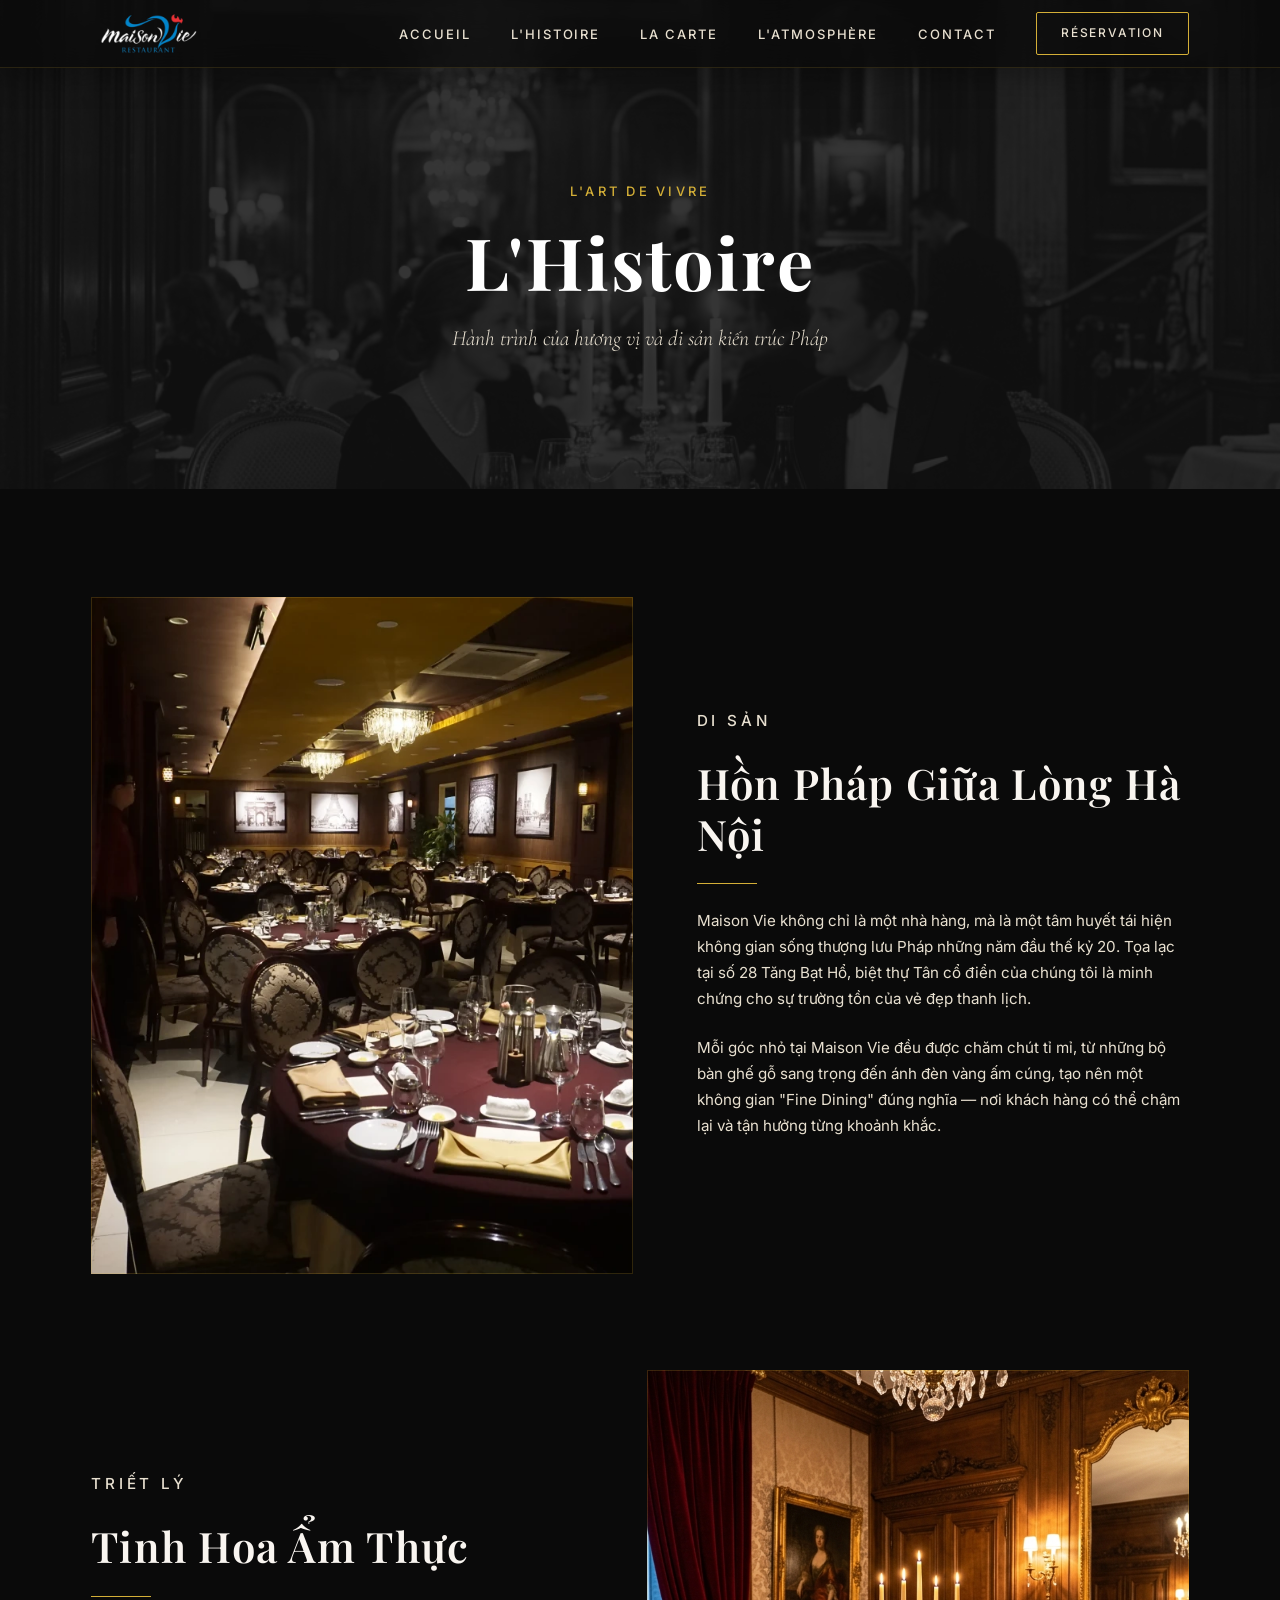
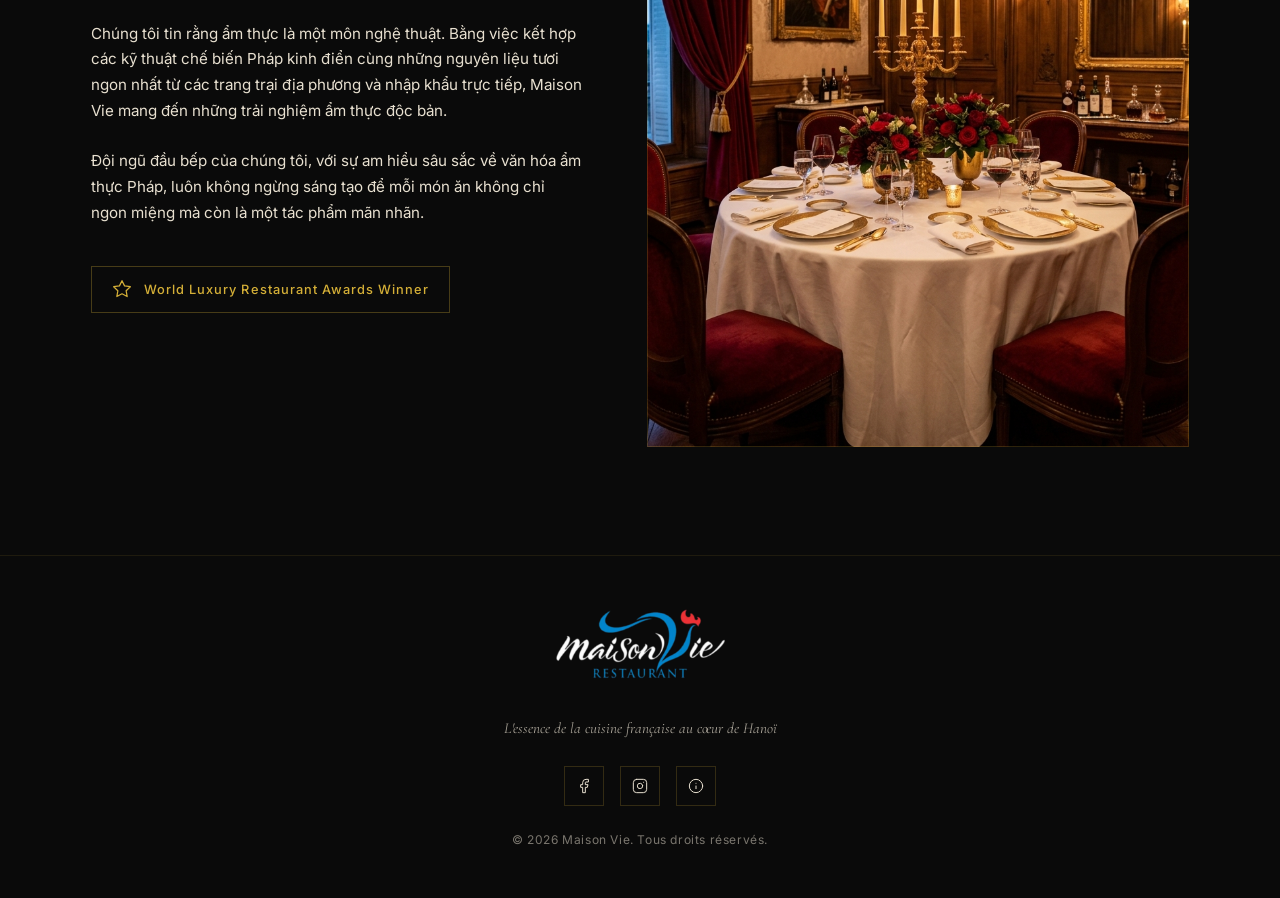
<file: about.html>
<!DOCTYPE html>
<html lang="vi">
<head>
  <meta charset="UTF-8">
  <meta name="viewport" content="width=device-width, initial-scale=1.0">
  <title>L'Histoire | Maison Vie — French Fine Dining</title>
  <meta name="description" content="Khám phá câu chuyện đằng sau Maison Vie - nơi giao thoa giữa kiến trúc Tân cổ điển Pháp và tinh hoa ẩm thực giữa lòng Hà Nội.">
  <link rel="stylesheet" href="style.css">
</head>
<body>

  <!-- ========== HEADER ========== -->
  <header class="header scrolled">
    <div class="container">
      <a href="index.html" class="logo"><img src="assets/images/logo.png" alt="Maison Vie Logo"></a>
      <nav class="nav-links" id="navLinks">
        <a href="index.html">Accueil</a>
        <a href="about.html" class="active">L'Histoire</a>
        <a href="menu.html">La Carte</a>
        <a href="gallery.html">L'Atmosphère</a>
        <a href="contact.html">Contact</a>
        <a href="index.html#reservation" class="btn btn-outline nav-cta">Réservation</a>
      </nav>
      <button class="menu-toggle" id="menuToggle" aria-label="Menu">
        <span></span><span></span><span></span>
      </button>
    </div>
  </header>

  <!-- ========== PAGE HEADER ========== -->
  <section class="page-header">
    <div class="container">
      <p class="section-label">L'Art de Vivre</p>
      <h1 class="hero-title">L'Histoire</h1>
      <p class="hero-subtitle">Hành trình của hương vị và di sản kiến trúc Pháp</p>
    </div>
  </section>

  <!-- ========== STORY CONTENT ========== -->
  <section class="story-page" style="padding: var(--section-py) 0;">
    <div class="container">
      <div class="about-grid">
        <div class="about-image reveal">
          <img src="assets/images/Full-T1.webp" alt="Nội thất Maison Vie">
        </div>
        <div class="about-text">
          <p class="section-label">Di Sản</p>
          <h2 class="section-title">Hồn Pháp Giữa Lòng Hà Nội</h2>
          <div class="gold-line"></div>
          <p class="reveal">
            Maison Vie không chỉ là một nhà hàng, mà là một tâm huyết tái hiện không gian sống thượng lưu Pháp những năm đầu thế kỷ 20. Tọa lạc tại số 28 Tăng Bạt Hổ, biệt thự Tân cổ điển của chúng tôi là minh chứng cho sự trường tồn của vẻ đẹp thanh lịch.
          </p>
          <p class="reveal">
            Mỗi góc nhỏ tại Maison Vie đều được chăm chút tỉ mỉ, từ những bộ bàn ghế gỗ sang trọng đến ánh đèn vàng ấm cúng, tạo nên một không gian "Fine Dining" đúng nghĩa — nơi khách hàng có thể chậm lại và tận hưởng từng khoảnh khắc.
          </p>
        </div>
      </div>

      <div class="about-grid" style="margin-top: 6rem; direction: rtl;">
        <div class="about-image reveal" style="direction: ltr;">
          <img src="assets/images/vip.png" alt="Không gian riêng tư">
        </div>
        <div class="about-text" style="direction: ltr;">
          <p class="section-label">Triết Lý</p>
          <h2 class="section-title">Tinh Hoa Ẩm Thực</h2>
          <div class="gold-line"></div>
          <p class="reveal">
            Chúng tôi tin rằng ẩm thực là một môn nghệ thuật. Bằng việc kết hợp các kỹ thuật chế biến Pháp kinh điển cùng những nguyên liệu tươi ngon nhất từ các trang trại địa phương và nhập khẩu trực tiếp, Maison Vie mang đến những trải nghiệm ẩm thực độc bản.
          </p>
          <p class="reveal">
            Đội ngũ đầu bếp của chúng tôi, với sự am hiểu sâu sắc về văn hóa ẩm thực Pháp, luôn không ngừng sáng tạo để mỗi món ăn không chỉ ngon miệng mà còn là một tác phẩm mãn nhãn.
          </p>
          <div class="award-badge reveal">
            <svg xmlns="http://www.w3.org/2000/svg" viewBox="0 0 24 24" stroke-width="1.5" stroke-linecap="round" stroke-linejoin="round"><polygon points="12 2 15.09 8.26 22 9.27 17 14.14 18.18 21.02 12 17.77 5.82 21.02 7 14.14 2 9.27 8.91 8.26 12 2"/></svg>
            <span>World Luxury Restaurant Awards Winner</span>
          </div>
        </div>
      </div>
    </div>
  </section>

  <!-- ========== FOOTER ========== -->
  <footer class="footer">
    <div class="container">
      <div class="footer-logo"><img src="assets/images/logo.png" alt="Maison Vie Logo"></div>
      <p class="footer-tagline">L'essence de la cuisine française au cœur de Hanoï</p>
      <div class="social-links">
        <a href="https://facebook.com" target="_blank" aria-label="Facebook">
          <svg xmlns="http://www.w3.org/2000/svg" viewBox="0 0 24 24" stroke-width="1.5" stroke-linecap="round" stroke-linejoin="round"><path d="M18 2h-3a5 5 0 0 0-5 5v3H7v4h3v8h4v-8h3l1-4h-4V7a1 1 0 0 1 1-1h3z"/></svg>
        </a>
        <a href="https://instagram.com" target="_blank" aria-label="Instagram">
          <svg xmlns="http://www.w3.org/2000/svg" viewBox="0 0 24 24" stroke-width="1.5" stroke-linecap="round" stroke-linejoin="round"><rect x="2" y="2" width="20" height="20" rx="5" ry="5"/><path d="M16 11.37A4 4 0 1 1 12.63 8 4 4 0 0 1 16 11.37z"/><line x1="17.5" y1="6.5" x2="17.51" y2="6.5"/></svg>
        </a>
        <a href="https://tripadvisor.com" target="_blank" aria-label="TripAdvisor">
          <svg xmlns="http://www.w3.org/2000/svg" viewBox="0 0 24 24" stroke-width="1.5" stroke-linecap="round" stroke-linejoin="round"><circle cx="12" cy="12" r="10"/><path d="M12 16v-4"/><path d="M12 8h.01"/></svg>
        </a>
      </div>
      <p class="footer-copy">© 2026 Maison Vie. Tous droits réservés.</p>
    </div>
  </footer>

  <script src="script.js"></script>
</body>
</html>
</file>
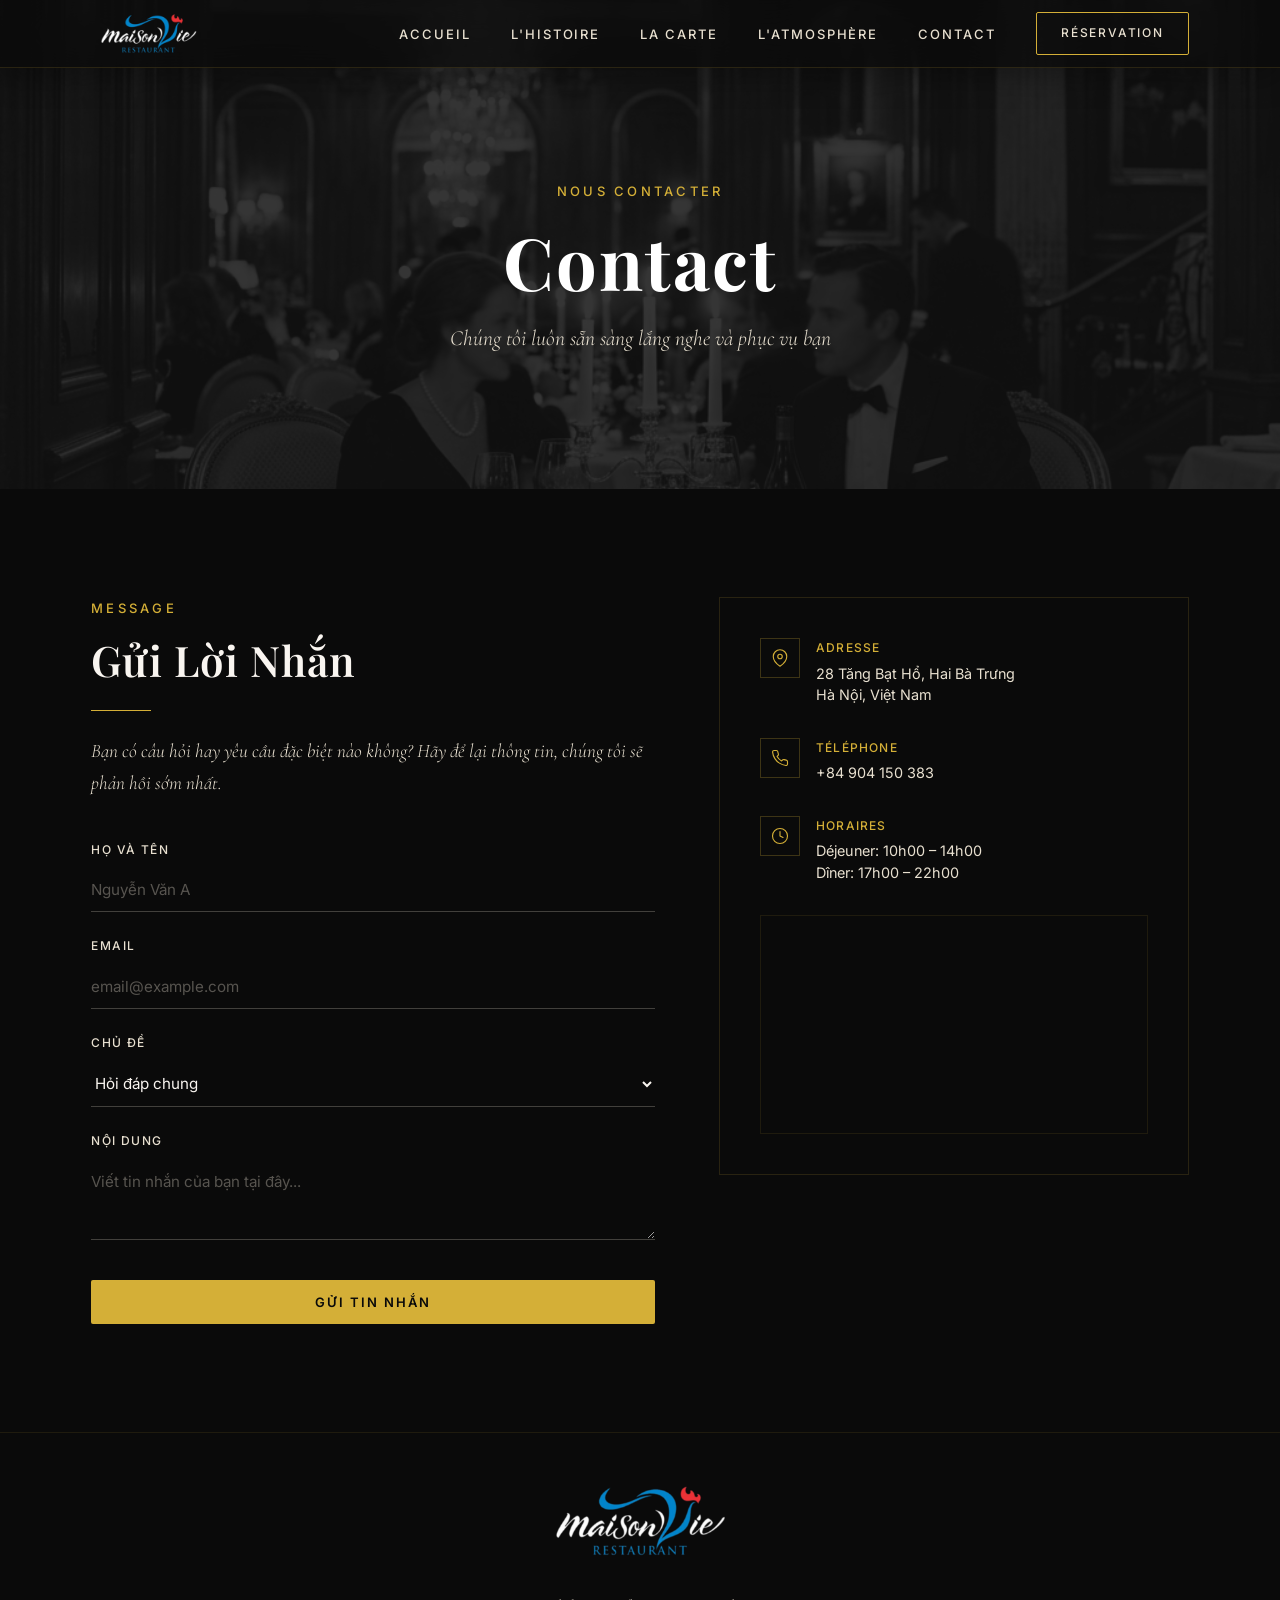
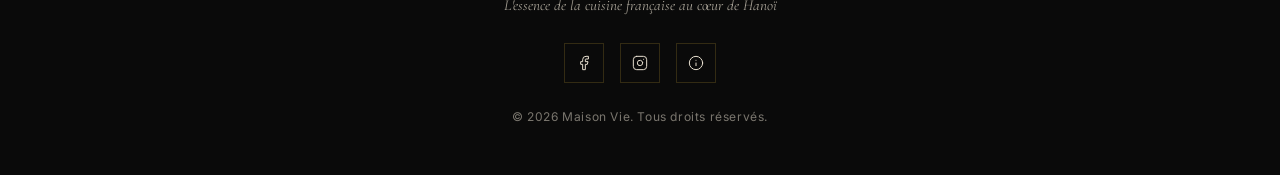
<file: contact.html>
<!DOCTYPE html>
<html lang="vi">
<head>
  <meta charset="UTF-8">
  <meta name="viewport" content="width=device-width, initial-scale=1.0">
  <title>Contact | Maison Vie — French Fine Dining</title>
  <meta name="description" content="Liên hệ với Maison Vie tại 28 Tăng Bạt Hổ, Hà Nội. Thông tin địa chỉ, số điện thoại và giờ mở cửa.">
  <link rel="stylesheet" href="style.css">
</head>
<body>

  <!-- ========== HEADER ========== -->
  <header class="header scrolled">
    <div class="container">
      <a href="index.html" class="logo"><img src="assets/images/logo.png" alt="Maison Vie Logo"></a>
      <nav class="nav-links" id="navLinks">
        <a href="index.html">Accueil</a>
        <a href="about.html">L'Histoire</a>
        <a href="menu.html">La Carte</a>
        <a href="gallery.html">L'Atmosphère</a>
        <a href="contact.html" class="active">Contact</a>
        <a href="index.html#reservation" class="btn btn-outline nav-cta">Réservation</a>
      </nav>
      <button class="menu-toggle" id="menuToggle" aria-label="Menu">
        <span></span><span></span><span></span>
      </button>
    </div>
  </header>

  <!-- ========== PAGE HEADER ========== -->
  <section class="page-header">
    <div class="container">
      <p class="section-label">Nous Contacter</p>
      <h1 class="hero-title">Contact</h1>
      <p class="hero-subtitle">Chúng tôi luôn sẵn sàng lắng nghe và phục vụ bạn</p>
    </div>
  </section>

  <!-- ========== CONTACT CONTENT ========== -->
  <section class="contact-page" style="padding: var(--section-py) 0;">
    <div class="container">
      <div class="reservation-grid">
        <div class="contact-form-wrapper">
          <div class="reservation-header">
            <p class="section-label">Message</p>
            <h2 class="section-title">Gửi Lời Nhắn</h2>
            <div class="gold-line"></div>
            <p class="section-subtitle">Bạn có câu hỏi hay yêu cầu đặc biệt nào không? Hãy để lại thông tin, chúng tôi sẽ phản hồi sớm nhất.</p>
          </div>
          <form id="contactForm">
            <div class="form-group reveal">
              <label for="cName">Họ và Tên</label>
              <input type="text" id="cName" name="cName" placeholder="Nguyễn Văn A" required>
            </div>
            <div class="form-group reveal">
              <label for="cEmail">Email</label>
              <input type="email" id="cEmail" name="cEmail" placeholder="email@example.com" required>
            </div>
            <div class="form-group reveal">
              <label for="cSubject">Chủ đề</label>
              <select id="cSubject" name="cSubject">
                <option value="general">Hỏi đáp chung</option>
                <option value="event">Đặt tiệc sự kiện</option>
                <option value="career">Tuyển dụng</option>
                <option value="feedback">Góp ý dịch vụ</option>
              </select>
            </div>
            <div class="form-group reveal">
              <label for="cMessage">Nội dung</label>
              <textarea id="cMessage" name="cMessage" placeholder="Viết tin nhắn của bạn tại đây..." required></textarea>
            </div>
            <div class="form-submit reveal">
              <button type="submit" class="btn btn-gold" style="width: 100%;">Gửi Tin Nhắn</button>
            </div>
          </form>
        </div>

        <div class="contact-info reveal">
          <div class="contact-item">
            <div class="contact-icon">
              <svg xmlns="http://www.w3.org/2000/svg" viewBox="0 0 24 24" stroke-width="1.5" stroke-linecap="round" stroke-linejoin="round"><path d="M21 10c0 7-9 13-9 13s-9-6-9-13a9 9 0 0 1 18 0z"/><circle cx="12" cy="10" r="3"/></svg>
            </div>
            <div>
              <div class="contact-label">Adresse</div>
              <div class="contact-value">28 Tăng Bạt Hổ, Hai Bà Trưng<br>Hà Nội, Việt Nam</div>
            </div>
          </div>
          <div class="contact-item">
            <div class="contact-icon">
              <svg xmlns="http://www.w3.org/2000/svg" viewBox="0 0 24 24" stroke-width="1.5" stroke-linecap="round" stroke-linejoin="round"><path d="M22 16.92v3a2 2 0 0 1-2.18 2 19.79 19.79 0 0 1-8.63-3.07 19.5 19.5 0 0 1-6-6 19.79 19.79 0 0 1-3.07-8.67A2 2 0 0 1 4.11 2h3a2 2 0 0 1 2 1.72c.127.96.361 1.903.7 2.81a2 2 0 0 1-.45 2.11L8.09 9.91a16 16 0 0 0 6 6l1.27-1.27a2 2 0 0 1 2.11-.45c.907.339 1.85.573 2.81.7A2 2 0 0 1 22 16.92z"/></svg>
            </div>
            <div>
              <div class="contact-label">Téléphone</div>
              <div class="contact-value">+84 904 150 383</div>
            </div>
          </div>
          <div class="contact-item">
            <div class="contact-icon">
              <svg xmlns="http://www.w3.org/2000/svg" viewBox="0 0 24 24" stroke-width="1.5" stroke-linecap="round" stroke-linejoin="round"><circle cx="12" cy="12" r="10"/><polyline points="12 6 12 12 16 14"/></svg>
            </div>
            <div>
              <div class="contact-label">Horaires</div>
              <div class="contact-value">
                Déjeuner: 10h00 – 14h00<br>
                Dîner: 17h00 – 22h00
              </div>
            </div>
          </div>
          <div class="map-container">
            <iframe src="https://www.google.com/maps/embed?pb=!1m18!1m12!1m3!1d3724.5!2d105.854!3d21.013!2m3!1f0!2f0!3f0!3m2!1i1024!2i768!4f13.1!3m3!1m2!1s0x0%3A0x0!2zMjHCsDAwJzQ3LjAiTiAxMDXCsDUxJzE0LjAiRQ!5e0!3m2!1svi!2s!4v1700000000000" allowfullscreen loading="lazy" referrerpolicy="no-referrer-when-downgrade"></iframe>
          </div>
        </div>
      </div>
    </div>
  </section>

  <!-- ========== FOOTER ========== -->
  <footer class="footer">
    <div class="container">
      <div class="footer-logo"><img src="assets/images/logo.png" alt="Maison Vie Logo"></div>
      <p class="footer-tagline">L'essence de la cuisine française au cœur de Hanoï</p>
      <div class="social-links">
        <a href="https://facebook.com" target="_blank" aria-label="Facebook">
          <svg xmlns="http://www.w3.org/2000/svg" viewBox="0 0 24 24" stroke-width="1.5" stroke-linecap="round" stroke-linejoin="round"><path d="M18 2h-3a5 5 0 0 0-5 5v3H7v4h3v8h4v-8h3l1-4h-4V7a1 1 0 0 1 1-1h3z"/></svg>
        </a>
        <a href="https://instagram.com" target="_blank" aria-label="Instagram">
          <svg xmlns="http://www.w3.org/2000/svg" viewBox="0 0 24 24" stroke-width="1.5" stroke-linecap="round" stroke-linejoin="round"><rect x="2" y="2" width="20" height="20" rx="5" ry="5"/><path d="M16 11.37A4 4 0 1 1 12.63 8 4 4 0 0 1 16 11.37z"/><line x1="17.5" y1="6.5" x2="17.51" y2="6.5"/></svg>
        </a>
        <a href="https://tripadvisor.com" target="_blank" aria-label="TripAdvisor">
          <svg xmlns="http://www.w3.org/2000/svg" viewBox="0 0 24 24" stroke-width="1.5" stroke-linecap="round" stroke-linejoin="round"><circle cx="12" cy="12" r="10"/><path d="M12 16v-4"/><path d="M12 8h.01"/></svg>
        </a>
      </div>
      <p class="footer-copy">© 2026 Maison Vie. Tous droits réservés.</p>
    </div>
  </footer>

  <script src="script.js"></script>
</body>
</html>
</file>
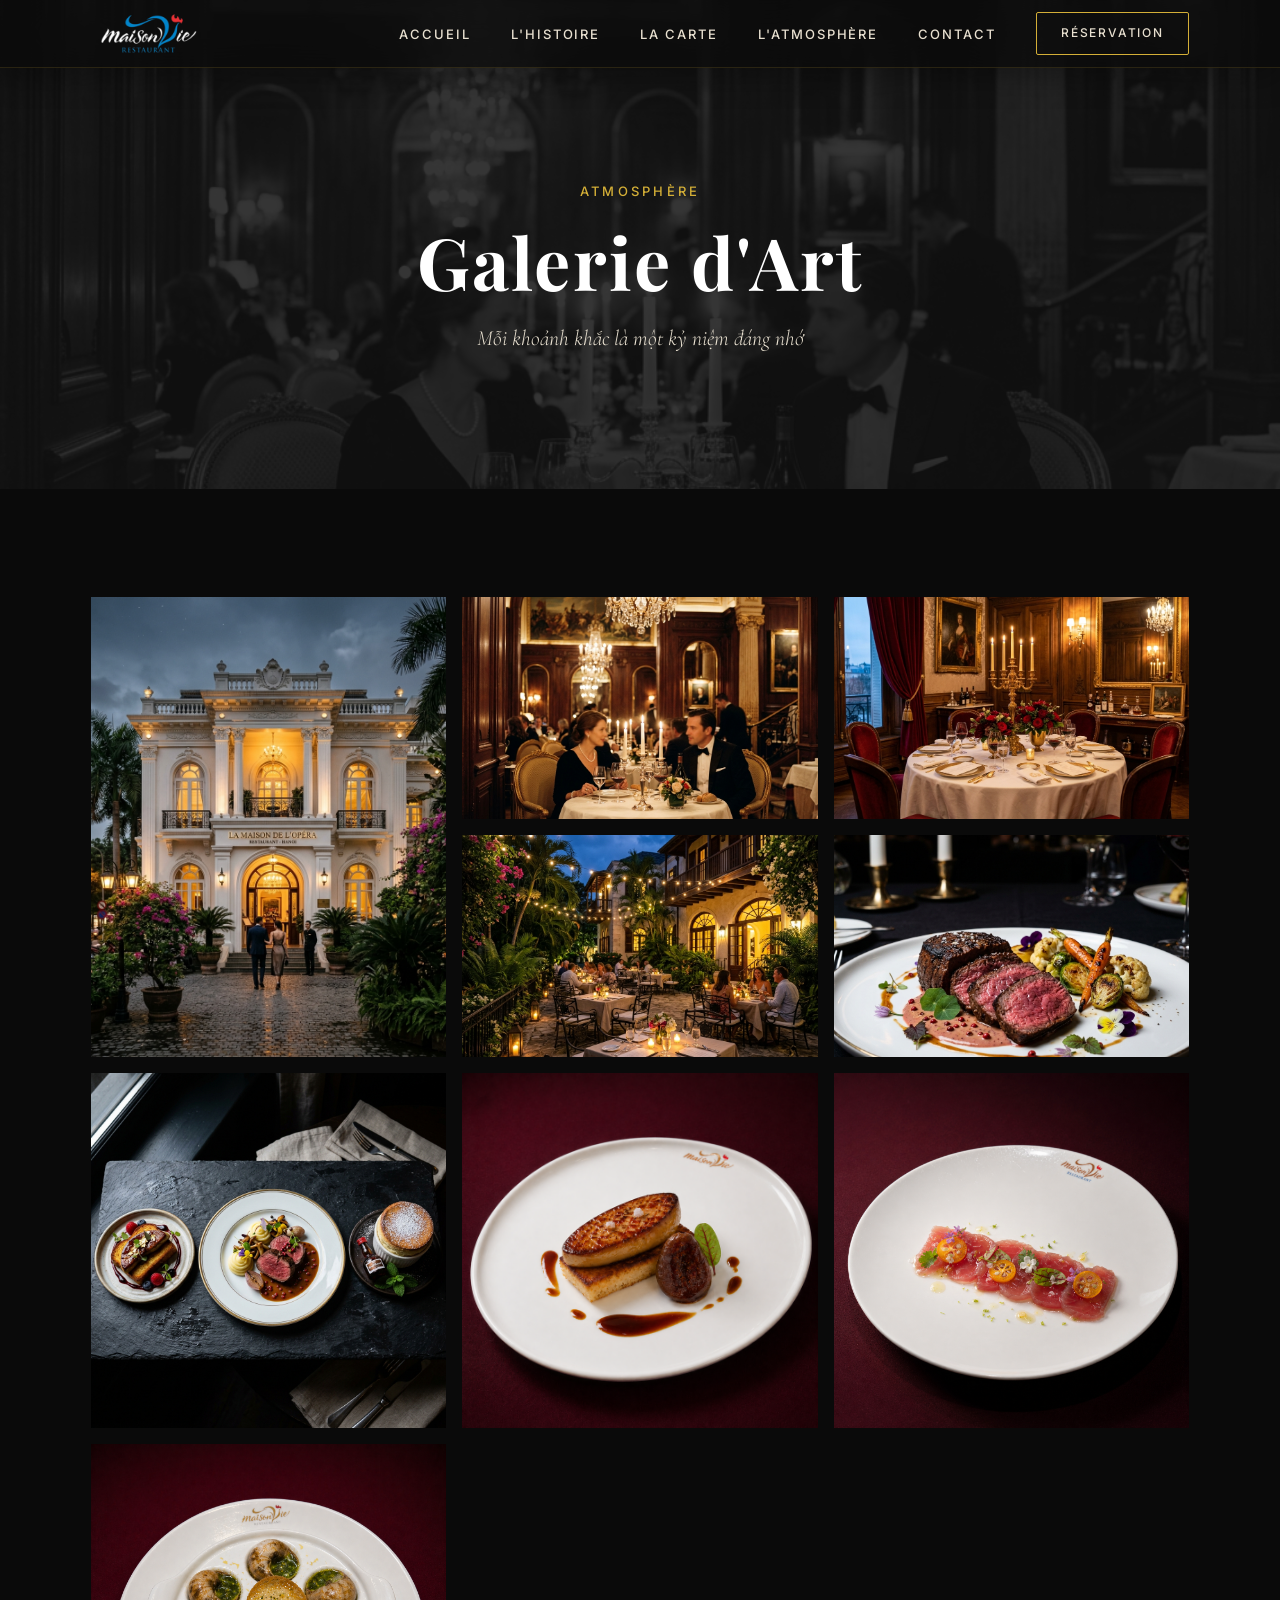
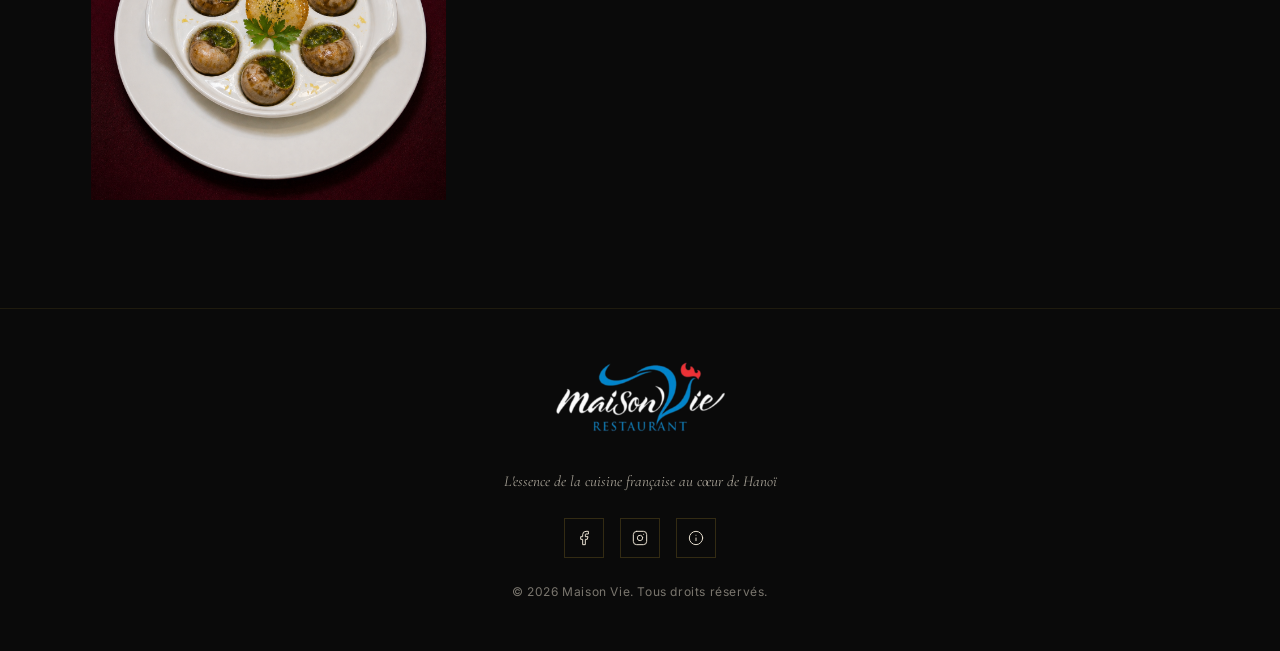
<file: gallery.html>
<!DOCTYPE html>
<html lang="vi">
<head>
  <meta charset="UTF-8">
  <meta name="viewport" content="width=device-width, initial-scale=1.0">
  <title>L'Atmosphère | Maison Vie — French Fine Dining</title>
  <meta name="description" content="Chiêm ngưỡng không gian sang trọng và các món ăn đẳng cấp tại Maison Vie qua thư viện ảnh.">
  <link rel="stylesheet" href="style.css">
</head>
<body>

  <!-- ========== HEADER ========== -->
  <header class="header scrolled">
    <div class="container">
      <a href="index.html" class="logo"><img src="assets/images/logo.png" alt="Maison Vie Logo"></a>
      <nav class="nav-links" id="navLinks">
        <a href="index.html">Accueil</a>
        <a href="about.html">L'Histoire</a>
        <a href="menu.html">La Carte</a>
        <a href="gallery.html" class="active">L'Atmosphère</a>
        <a href="contact.html">Contact</a>
        <a href="index.html#reservation" class="btn btn-outline nav-cta">Réservation</a>
      </nav>
      <button class="menu-toggle" id="menuToggle" aria-label="Menu">
        <span></span><span></span><span></span>
      </button>
    </div>
  </header>

  <!-- ========== PAGE HEADER ========== -->
  <section class="page-header">
    <div class="container">
      <p class="section-label">Atmosphère</p>
      <h1 class="hero-title">Galerie d'Art</h1>
      <p class="hero-subtitle">Mỗi khoảnh khắc là một kỷ niệm đáng nhớ</p>
    </div>
  </section>

  <!-- ========== GALLERY CONTENT ========== -->
  <section class="gallery-page" style="padding: var(--section-py) 0;">
    <div class="container">
      <div class="gallery-grid">
        <div class="gallery-item reveal">
          <img src="assets/images/hero.png" alt="Mặt tiền Maison Vie">
          <span class="gallery-caption">La Façade</span>
        </div>
        <div class="gallery-item reveal reveal-delay-1">
          <img src="assets/images/interior.png" alt="Không gian phòng ăn">
          <span class="gallery-caption">Salle Principale</span>
        </div>
        <div class="gallery-item reveal reveal-delay-2">
          <img src="assets/images/vip.png" alt="Phòng VIP riêng tư">
          <span class="gallery-caption">Salons Privés</span>
        </div>
        <div class="gallery-item reveal reveal-delay-3">
          <img src="assets/images/garden.png" alt="Sân vườn xanh mát">
          <span class="gallery-caption">Le Jardin</span>
        </div>
        <div class="gallery-item reveal reveal-delay-4">
          <img src="assets/images/beef.png" alt="Món ăn tinh tế">
          <span class="gallery-caption">Gastronomie</span>
        </div>
        <div class="gallery-item reveal reveal-delay-5">
          <img src="assets/images/dishes.png" alt="Bàn tiệc sang trọng">
          <span class="gallery-caption">L'Art de la Table</span>
        </div>
        <div class="gallery-item reveal">
          <img src="assets/images/foiegras_new.png" alt="Gan ngỗng áp chảo">
          <span class="gallery-caption">Signature Dishes</span>
        </div>
        <div class="gallery-item reveal reveal-delay-1">
          <img src="assets/images/tartare_new.png" alt="Cá ngừ tươi">
          <span class="gallery-caption">Culinary Art</span>
        </div>
        <div class="gallery-item reveal reveal-delay-2">
          <img src="assets/images/escargots_new.png" alt="Ốc sên Bourgogne">
          <span class="gallery-caption">French Tradition</span>
        </div>
      </div>
    </div>
  </section>

  <!-- ========== FOOTER ========== -->
  <footer class="footer">
    <div class="container">
      <div class="footer-logo"><img src="assets/images/logo.png" alt="Maison Vie Logo"></div>
      <p class="footer-tagline">L'essence de la cuisine française au cœur de Hanoï</p>
      <div class="social-links">
        <a href="https://facebook.com" target="_blank" aria-label="Facebook">
          <svg xmlns="http://www.w3.org/2000/svg" viewBox="0 0 24 24" stroke-width="1.5" stroke-linecap="round" stroke-linejoin="round"><path d="M18 2h-3a5 5 0 0 0-5 5v3H7v4h3v8h4v-8h3l1-4h-4V7a1 1 0 0 1 1-1h3z"/></svg>
        </a>
        <a href="https://instagram.com" target="_blank" aria-label="Instagram">
          <svg xmlns="http://www.w3.org/2000/svg" viewBox="0 0 24 24" stroke-width="1.5" stroke-linecap="round" stroke-linejoin="round"><rect x="2" y="2" width="20" height="20" rx="5" ry="5"/><path d="M16 11.37A4 4 0 1 1 12.63 8 4 4 0 0 1 16 11.37z"/><line x1="17.5" y1="6.5" x2="17.51" y2="6.5"/></svg>
        </a>
        <a href="https://tripadvisor.com" target="_blank" aria-label="TripAdvisor">
          <svg xmlns="http://www.w3.org/2000/svg" viewBox="0 0 24 24" stroke-width="1.5" stroke-linecap="round" stroke-linejoin="round"><circle cx="12" cy="12" r="10"/><path d="M12 16v-4"/><path d="M12 8h.01"/></svg>
        </a>
      </div>
      <p class="footer-copy">© 2026 Maison Vie. Tous droits réservés.</p>
    </div>
  </footer>

  <script src="script.js"></script>
</body>
</html>
</file>
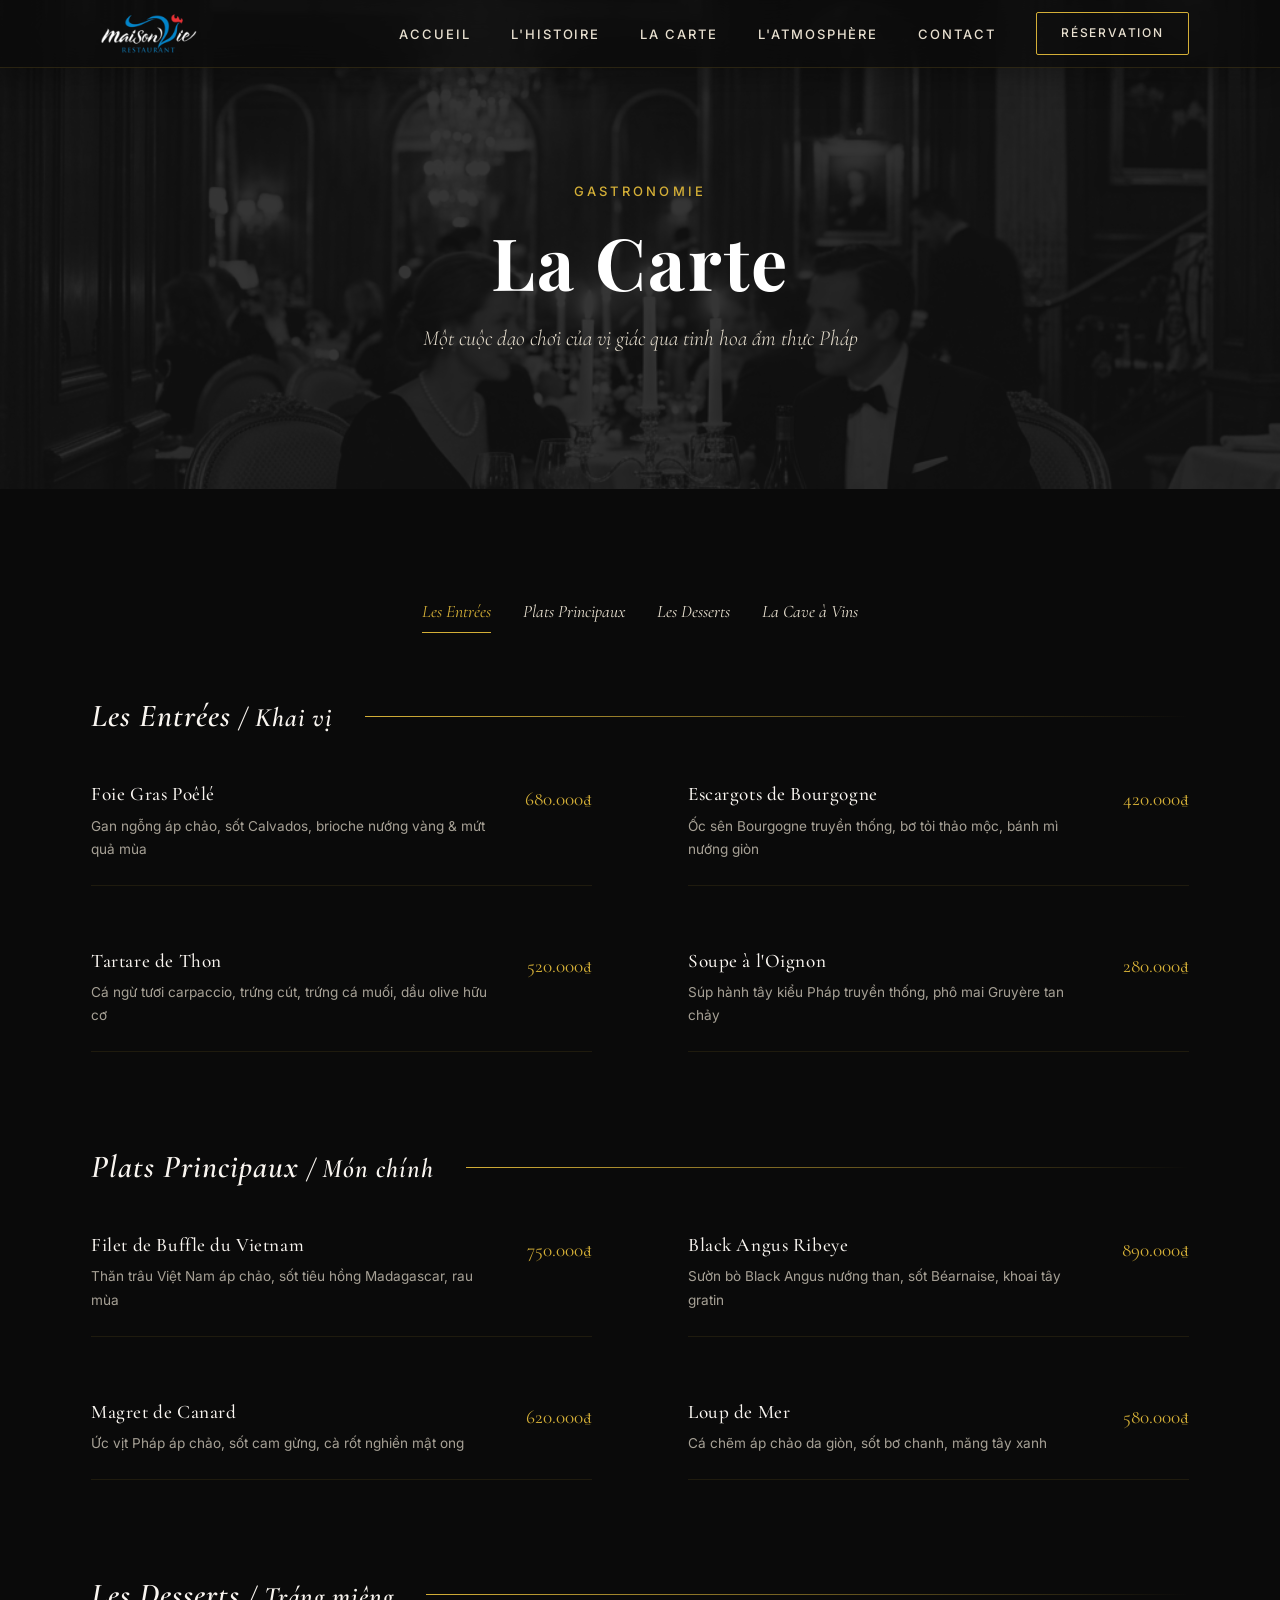
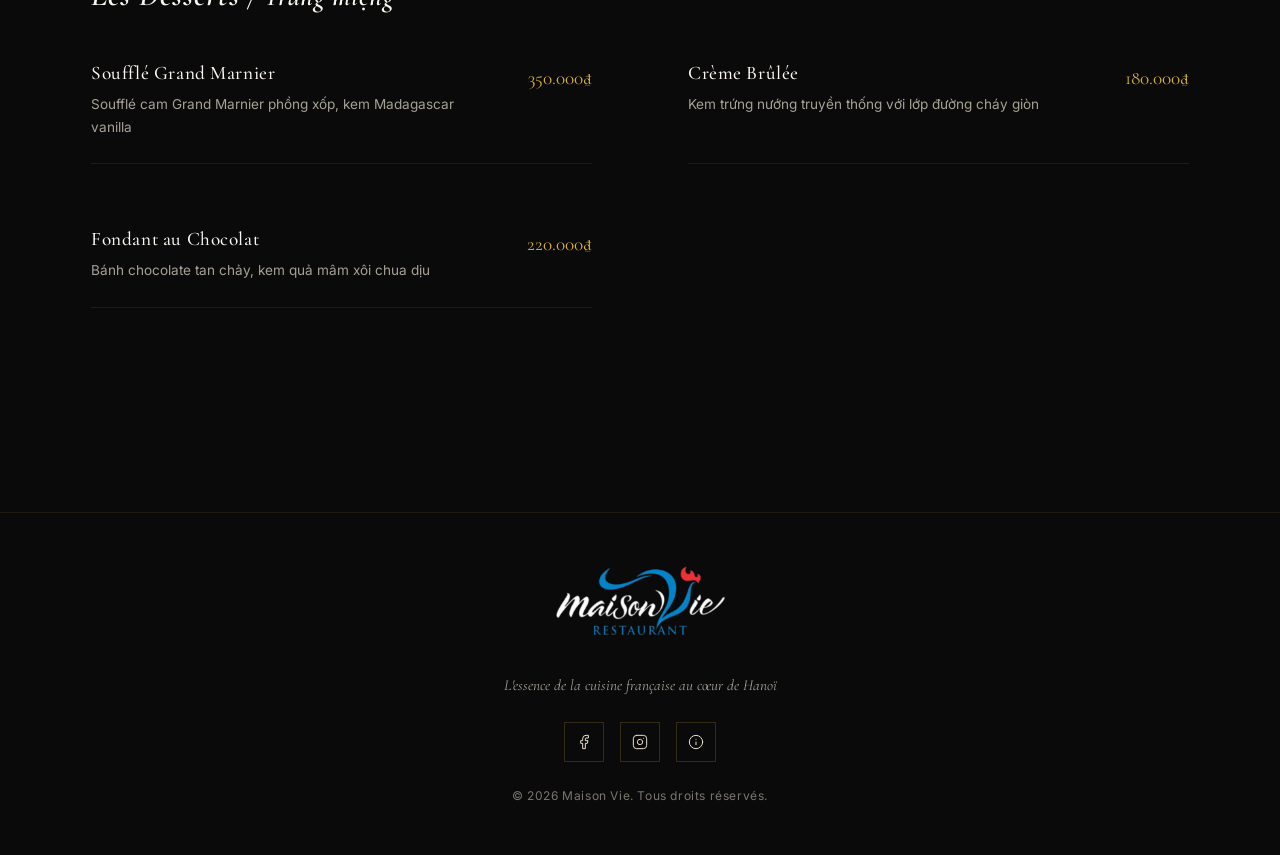
<file: menu.html>
<!DOCTYPE html>
<html lang="vi">
<head>
  <meta charset="UTF-8">
  <meta name="viewport" content="width=device-width, initial-scale=1.0">
  <title>La Carte | Maison Vie — French Fine Dining</title>
  <meta name="description" content="Thực đơn tinh hoa ẩm thực Pháp tại Maison Vie. Khám phá các món ăn đặc trưng từ gan ngỗng, bò Black Angus đến hải sản tươi sống.">
  <link rel="stylesheet" href="style.css">
</head>
<body>

  <!-- ========== HEADER ========== -->
  <header class="header scrolled">
    <div class="container">
      <a href="index.html" class="logo"><img src="assets/images/logo.png" alt="Maison Vie Logo"></a>
      <nav class="nav-links" id="navLinks">
        <a href="index.html">Accueil</a>
        <a href="about.html">L'Histoire</a>
        <a href="menu.html" class="active">La Carte</a>
        <a href="gallery.html">L'Atmosphère</a>
        <a href="contact.html">Contact</a>
        <a href="index.html#reservation" class="btn btn-outline nav-cta">Réservation</a>
      </nav>
      <button class="menu-toggle" id="menuToggle" aria-label="Menu">
        <span></span><span></span><span></span>
      </button>
    </div>
  </header>

  <!-- ========== PAGE HEADER ========== -->
  <section class="page-header">
    <div class="container">
      <p class="section-label">Gastronomie</p>
      <h1 class="hero-title">La Carte</h1>
      <p class="hero-subtitle">Một cuộc dạo chơi của vị giác qua tinh hoa ẩm thực Pháp</p>
    </div>
  </section>

  <!-- ========== FULL MENU ========== -->
  <section class="menu-page py-section" style="padding: var(--section-py) 0;">
    <div class="container">
      
      <!-- Menu Navigation -->
      <div class="menu-nav">
        <span class="menu-nav-btn active" data-target="entrees">Les Entrées</span>
        <span class="menu-nav-btn" data-target="plats">Plats Principaux</span>
        <span class="menu-nav-btn" data-target="desserts">Les Desserts</span>
        <span class="menu-nav-btn" data-target="vins">La Cave à Vins</span>
      </div>

      <!-- Entrées -->
      <div class="menu-category" id="entrees">
        <div class="category-title">
          <h2>Les Entrées <small>/ Khai vị</small></h2>
        </div>
        <div class="full-menu-grid">
          <div class="menu-item reveal">
            <div class="menu-item-info">
              <h3>Foie Gras Poêlé</h3>
              <p>Gan ngỗng áp chảo, sốt Calvados, brioche nướng vàng & mứt quả mùa</p>
            </div>
            <span class="menu-item-price">680.000₫</span>
          </div>
          <div class="menu-item reveal">
            <div class="menu-item-info">
              <h3>Escargots de Bourgogne</h3>
              <p>Ốc sên Bourgogne truyền thống, bơ tỏi thảo mộc, bánh mì nướng giòn</p>
            </div>
            <span class="menu-item-price">420.000₫</span>
          </div>
          <div class="menu-item reveal">
            <div class="menu-item-info">
              <h3>Tartare de Thon</h3>
              <p>Cá ngừ tươi carpaccio, trứng cút, trứng cá muối, dầu olive hữu cơ</p>
            </div>
            <span class="menu-item-price">520.000₫</span>
          </div>
          <div class="menu-item reveal">
            <div class="menu-item-info">
              <h3>Soupe à l'Oignon</h3>
              <p>Súp hành tây kiểu Pháp truyền thống, phô mai Gruyère tan chảy</p>
            </div>
            <span class="menu-item-price">280.000₫</span>
          </div>
        </div>
      </div>

      <!-- Plats Principaux -->
      <div class="menu-category" id="plats">
        <div class="category-title">
          <h2>Plats Principaux <small>/ Món chính</small></h2>
        </div>
        <div class="full-menu-grid">
          <div class="menu-item reveal">
            <div class="menu-item-info">
              <h3>Filet de Buffle du Vietnam</h3>
              <p>Thăn trâu Việt Nam áp chảo, sốt tiêu hồng Madagascar, rau mùa</p>
            </div>
            <span class="menu-item-price">750.000₫</span>
          </div>
          <div class="menu-item reveal">
            <div class="menu-item-info">
              <h3>Black Angus Ribeye</h3>
              <p>Sườn bò Black Angus nướng than, sốt Béarnaise, khoai tây gratin</p>
            </div>
            <span class="menu-item-price">890.000₫</span>
          </div>
          <div class="menu-item reveal">
            <div class="menu-item-info">
              <h3>Magret de Canard</h3>
              <p>Ức vịt Pháp áp chảo, sốt cam gừng, cà rốt nghiền mật ong</p>
            </div>
            <span class="menu-item-price">620.000₫</span>
          </div>
          <div class="menu-item reveal">
            <div class="menu-item-info">
              <h3>Loup de Mer</h3>
              <p>Cá chẽm áp chảo da giòn, sốt bơ chanh, măng tây xanh</p>
            </div>
            <span class="menu-item-price">580.000₫</span>
          </div>
        </div>
      </div>

      <!-- Desserts -->
      <div class="menu-category" id="desserts">
        <div class="category-title">
          <h2>Les Desserts <small>/ Tráng miệng</small></h2>
        </div>
        <div class="full-menu-grid">
          <div class="menu-item reveal">
            <div class="menu-item-info">
              <h3>Soufflé Grand Marnier</h3>
              <p>Soufflé cam Grand Marnier phồng xốp, kem Madagascar vanilla</p>
            </div>
            <span class="menu-item-price">350.000₫</span>
          </div>
          <div class="menu-item reveal">
            <div class="menu-item-info">
              <h3>Crème Brûlée</h3>
              <p>Kem trứng nướng truyền thống với lớp đường cháy giòn</p>
            </div>
            <span class="menu-item-price">180.000₫</span>
          </div>
          <div class="menu-item reveal">
            <div class="menu-item-info">
              <h3>Fondant au Chocolat</h3>
              <p>Bánh chocolate tan chảy, kem quả mâm xôi chua dịu</p>
            </div>
            <span class="menu-item-price">220.000₫</span>
          </div>
        </div>
      </div>

    </div>
  </section>

  <!-- ========== FOOTER ========== -->
  <footer class="footer">
    <div class="container">
      <div class="footer-logo"><img src="assets/images/logo.png" alt="Maison Vie Logo"></div>
      <p class="footer-tagline">L'essence de la cuisine française au cœur de Hanoï</p>
      <div class="social-links">
        <a href="https://facebook.com" target="_blank" aria-label="Facebook">
          <svg xmlns="http://www.w3.org/2000/svg" viewBox="0 0 24 24" stroke-width="1.5" stroke-linecap="round" stroke-linejoin="round"><path d="M18 2h-3a5 5 0 0 0-5 5v3H7v4h3v8h4v-8h3l1-4h-4V7a1 1 0 0 1 1-1h3z"/></svg>
        </a>
        <a href="https://instagram.com" target="_blank" aria-label="Instagram">
          <svg xmlns="http://www.w3.org/2000/svg" viewBox="0 0 24 24" stroke-width="1.5" stroke-linecap="round" stroke-linejoin="round"><rect x="2" y="2" width="20" height="20" rx="5" ry="5"/><path d="M16 11.37A4 4 0 1 1 12.63 8 4 4 0 0 1 16 11.37z"/><line x1="17.5" y1="6.5" x2="17.51" y2="6.5"/></svg>
        </a>
        <a href="https://tripadvisor.com" target="_blank" aria-label="TripAdvisor">
          <svg xmlns="http://www.w3.org/2000/svg" viewBox="0 0 24 24" stroke-width="1.5" stroke-linecap="round" stroke-linejoin="round"><circle cx="12" cy="12" r="10"/><path d="M12 16v-4"/><path d="M12 8h.01"/></svg>
        </a>
      </div>
      <p class="footer-copy">© 2026 Maison Vie. Tous droits réservés.</p>
    </div>
  </footer>

  <script src="script.js"></script>
</body>
</html>
</file>
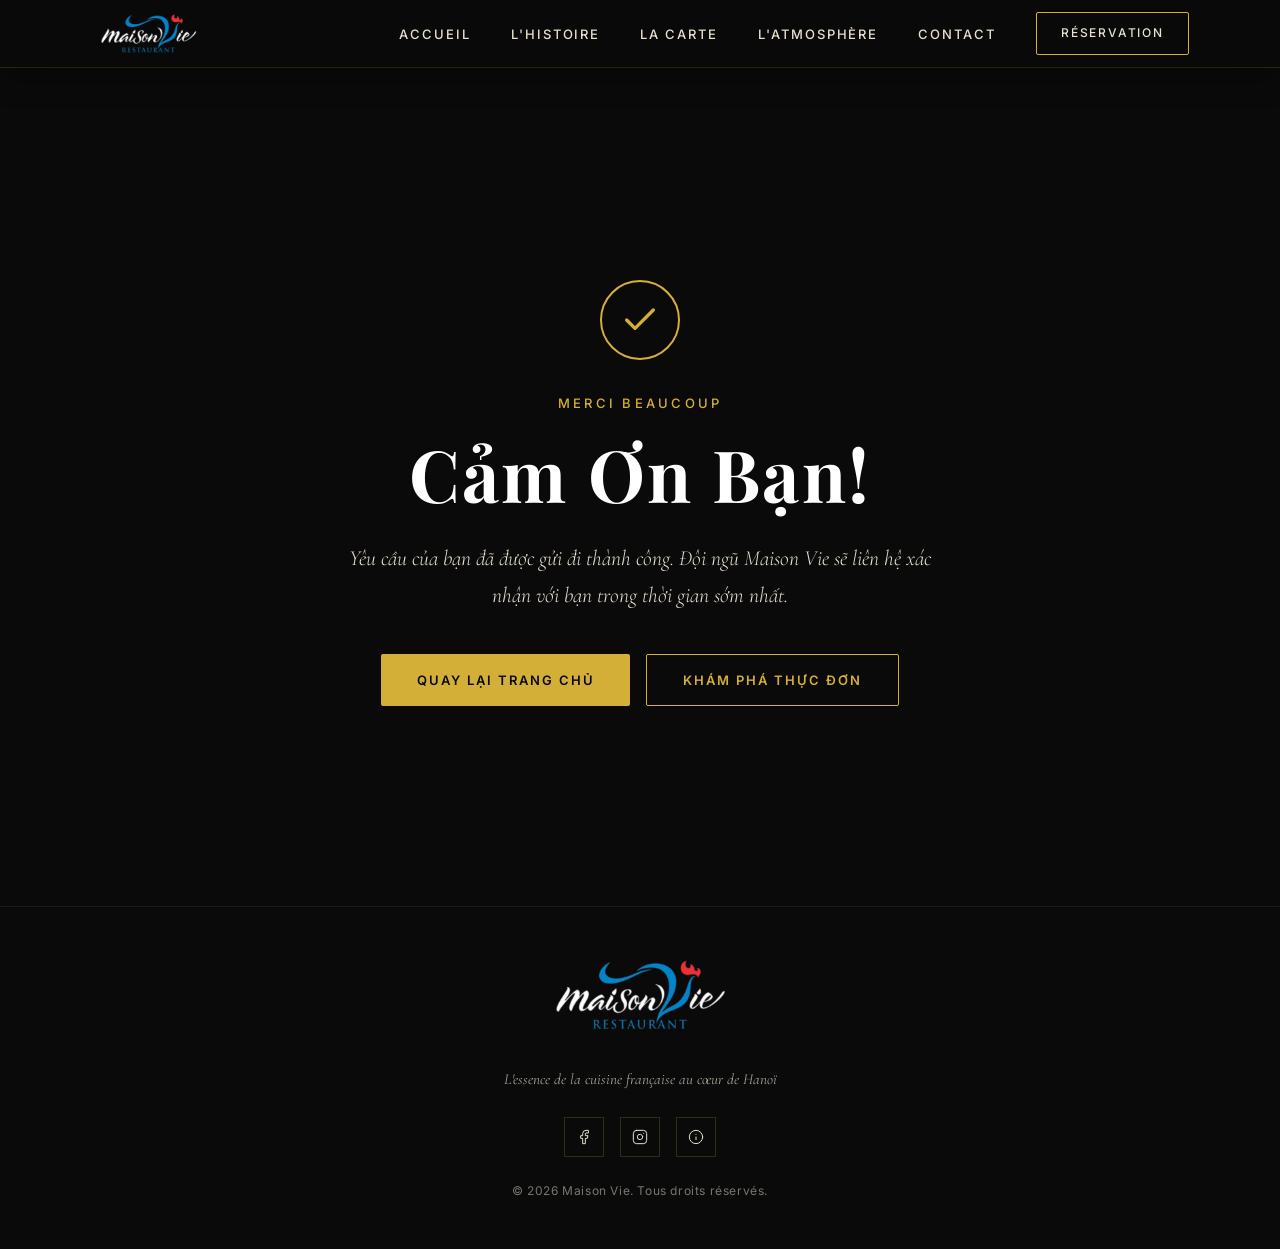
<file: success.html>
<!DOCTYPE html>
<html lang="vi">
<head>
  <meta charset="UTF-8">
  <meta name="viewport" content="width=device-width, initial-scale=1.0">
  <title>Merci | Maison Vie — French Fine Dining</title>
  <link rel="stylesheet" href="style.css">
</head>
<body>

  <!-- ========== HEADER ========== -->
  <header class="header scrolled">
    <div class="container">
      <a href="index.html" class="logo"><img src="assets/images/logo.png" alt="Maison Vie Logo"></a>
      <nav class="nav-links" id="navLinks">
        <a href="index.html">Accueil</a>
        <a href="about.html">L'Histoire</a>
        <a href="menu.html">La Carte</a>
        <a href="gallery.html">L'Atmosphère</a>
        <a href="contact.html">Contact</a>
        <a href="index.html#reservation" class="btn btn-outline nav-cta">Réservation</a>
      </nav>
      <button class="menu-toggle" id="menuToggle" aria-label="Menu">
        <span></span><span></span><span></span>
      </button>
    </div>
  </header>

  <!-- ========== SUCCESS CONTENT ========== -->
  <section class="success-page" style="padding: 180px 0 100px;">
    <div class="container">
      <div class="success-content reveal">
        <div class="success-icon">
          <svg xmlns="http://www.w3.org/2000/svg" viewBox="0 0 24 24" fill="none" stroke-width="2" stroke-linecap="round" stroke-linejoin="round"><polyline points="20 6 9 17 4 12"/></svg>
        </div>
        <p class="section-label">Merci Beaucoup</p>
        <h1 class="hero-title" style="margin-bottom: 1.5rem;">Cảm Ơn Bạn!</h1>
        <p class="hero-subtitle" style="margin-bottom: 2.5rem;">Yêu cầu của bạn đã được gửi đi thành công. Đội ngũ Maison Vie sẽ liên hệ xác nhận với bạn trong thời gian sớm nhất.</p>
        <div class="hero-buttons">
          <a href="index.html" class="btn btn-gold">Quay Lại Trang Chủ</a>
          <a href="menu.html" class="btn btn-outline">Khám Phá Thực Đơn</a>
        </div>
      </div>
    </div>
  </section>

  <!-- ========== FOOTER ========== -->
  <footer class="footer">
    <div class="container">
      <div class="footer-logo"><img src="assets/images/logo.png" alt="Maison Vie Logo"></div>
      <p class="footer-tagline">L'essence de la cuisine française au cœur de Hanoï</p>
      <div class="social-links">
        <a href="https://facebook.com" target="_blank" aria-label="Facebook">
          <svg xmlns="http://www.w3.org/2000/svg" viewBox="0 0 24 24" stroke-width="1.5" stroke-linecap="round" stroke-linejoin="round"><path d="M18 2h-3a5 5 0 0 0-5 5v3H7v4h3v8h4v-8h3l1-4h-4V7a1 1 0 0 1 1-1h3z"/></svg>
        </a>
        <a href="https://instagram.com" target="_blank" aria-label="Instagram">
          <svg xmlns="http://www.w3.org/2000/svg" viewBox="0 0 24 24" stroke-width="1.5" stroke-linecap="round" stroke-linejoin="round"><rect x="2" y="2" width="20" height="20" rx="5" ry="5"/><path d="M16 11.37A4 4 0 1 1 12.63 8 4 4 0 0 1 16 11.37z"/><line x1="17.5" y1="6.5" x2="17.51" y2="6.5"/></svg>
        </a>
        <a href="https://tripadvisor.com" target="_blank" aria-label="TripAdvisor">
          <svg xmlns="http://www.w3.org/2000/svg" viewBox="0 0 24 24" stroke-width="1.5" stroke-linecap="round" stroke-linejoin="round"><circle cx="12" cy="12" r="10"/><path d="M12 16v-4"/><path d="M12 8h.01"/></svg>
        </a>
      </div>
      <p class="footer-copy">© 2026 Maison Vie. Tous droits réservés.</p>
    </div>
  </footer>

  <script src="script.js"></script>
</body>
</html>
</file>
<file: style.css>
/* ============================================
   MAISON VIE — Design System & Styles
   French Fine Dining Landing Page
   ============================================ */

/* --- Google Fonts --- */
@import url('https://fonts.googleapis.com/css2?family=Playfair+Display:ital,wght@0,400;0,600;0,700;1,400;1,700&family=Cormorant+Garamond:ital,wght@0,300;0,400;0,500;0,600;1,300;1,400;1,500&family=Inter:wght@300;400;500;600;700&display=swap');

/* --- CSS Variables (Design Tokens) --- */
:root {
  /* Colors */
  --noir:         #0A0A0A;
  --noir-doux:    #121212;
  --charcoal:     #1E1E1E;
  --ivoire:       #F9F5F0;
  --ivoire-doux:  #E8E0D0;
  --or:           #D4AF37;
  --or-clair:     #E8C547;
  --or-sombre:    #B8860B;
  --bordeaux:     #722F37;
  --bordeaux-clair: #8B3A44;
  --blanc:        #FFFFFF;

  /* Typography */
  --font-display: 'Playfair Display', Georgia, serif;
  --font-accent:  'Cormorant Garamond', 'Times New Roman', serif;
  --font-body:    'Inter', -apple-system, sans-serif;

  /* Spacing */
  --container: 1200px;
  --section-py: clamp(80px, 12vh, 160px);
  --gap: 2rem;
  
  /* Effects */
  --glass: rgba(10, 10, 10, 0.75);
  --glass-border: rgba(212, 175, 55, 0.15);
  --shadow-premium: 0 20px 50px rgba(0, 0, 0, 0.5);
}

/* --- Reset & Base --- */
*, *::before, *::after { box-sizing: border-box; margin: 0; padding: 0; }

html {
  scroll-behavior: smooth;
  font-size: 16px;
  -webkit-font-smoothing: antialiased;
}

body {
  font-family: var(--font-body);
  background-color: var(--noir);
  color: var(--ivoire);
  line-height: 1.7;
  overflow-x: hidden;
}

img { max-width: 100%; height: auto; display: block; }
a { color: inherit; text-decoration: none; }
ul { list-style: none; }

.container {
  max-width: var(--container);
  margin: 0 auto;
  padding: 0 clamp(1rem, 4vw, 4rem);
}

/* --- Typography --- */
h1, h2, h3, h4 {
  font-family: var(--font-display);
  line-height: 1.2;
  letter-spacing: 0.03em;
}

h1 { font-size: clamp(2.2rem, 5vw, 4.5rem); font-weight: 700; }
h2 { font-size: clamp(1.75rem, 3.5vw, 2.625rem); font-weight: 600; }
h3 { font-family: var(--font-accent); font-size: clamp(1.375rem, 2vw, 1.75rem); font-weight: 500; }

.section-label {
  font-family: var(--font-body);
  font-size: 0.8125rem;
  font-weight: 500;
  text-transform: uppercase;
  letter-spacing: 0.25em;
  color: var(--or);
  margin-bottom: 1rem;
}

.section-title {
  margin-bottom: 1.5rem;
  color: var(--ivoire);
}

.section-subtitle {
  font-family: var(--font-accent);
  font-size: clamp(1rem, 1.5vw, 1.25rem);
  font-weight: 300;
  font-style: italic;
  color: var(--ivoire-doux);
  max-width: 600px;
}

/* --- Buttons --- */
.btn {
  display: inline-flex;
  align-items: center;
  justify-content: center;
  padding: 14px 36px;
  font-family: var(--font-body);
  font-size: 0.8125rem;
  font-weight: 600;
  letter-spacing: 0.15em;
  text-transform: uppercase;
  border-radius: 2px;
  cursor: pointer;
  transition: all 0.4s cubic-bezier(0.25, 0.46, 0.45, 0.94);
  border: none;
  position: relative;
  overflow: hidden;
}

.btn-gold {
  background: var(--or);
  color: var(--noir);
}
.btn-gold:hover {
  background: var(--or-clair);
  transform: translateY(-2px);
  box-shadow: 0 8px 30px rgba(212, 175, 55, 0.3);
}

.btn-outline {
  background: transparent;
  color: var(--or);
  border: 1px solid var(--or);
}
.btn-outline:hover {
  background: var(--or);
  color: var(--noir);
  transform: translateY(-2px);
  box-shadow: 0 8px 30px rgba(212, 175, 55, 0.2);
}

/* Shimmer effect on CTA */
.btn-gold::after {
  content: '';
  position: absolute;
  top: -50%; left: -50%;
  width: 200%; height: 200%;
  background: linear-gradient(
    to right,
    transparent 0%,
    rgba(255,255,255,0.15) 50%,
    transparent 100%
  );
  transform: rotate(30deg) translateX(-100%);
  transition: none;
}
.btn-gold:hover::after {
  animation: shimmer 0.6s ease forwards;
}

@keyframes shimmer {
  to { transform: rotate(30deg) translateX(100%); }
}

/* --- Decorative Elements --- */
.gold-line {
  width: 60px;
  height: 1px;
  background: var(--or);
  margin: 1.5rem 0;
}

.gold-line-center {
  margin-left: auto;
  margin-right: auto;
}

/* ============================================
   HEADER / NAVIGATION
   ============================================ */
.header {
  position: fixed;
  top: 0; left: 0;
  width: 100%;
  z-index: 1000;
  padding: 1.25rem 0;
  transition: all 0.4s ease;
}

.header.scrolled {
  background: var(--glass);
  backdrop-filter: blur(25px) saturate(180%);
  -webkit-backdrop-filter: blur(25px) saturate(180%);
  border-bottom: 1px solid var(--glass-border);
  padding: 0.7rem 0;
  box-shadow: 0 10px 30px rgba(0, 0, 0, 0.3);
}

.header .container {
  display: flex;
  align-items: center;
  justify-content: space-between;
}

.logo {
  font-family: var(--font-display);
  font-size: 1.5rem;
  font-weight: 700;
  letter-spacing: 0.3em;
  color: var(--or);
  text-transform: uppercase;
}

.logo img {
  height: 60px;
  width: auto;
  display: block;
  transition: height 0.3s ease;
}

.header.scrolled .logo img {
  height: 45px;
}

.nav-links {
  display: flex;
  gap: 2.5rem;
  align-items: center;
}

.nav-links a {
  font-size: 0.8125rem;
  font-weight: 500;
  letter-spacing: 0.15em;
  text-transform: uppercase;
  color: var(--ivoire-doux);
  transition: color 0.3s ease;
  position: relative;
}

.nav-links a::after {
  content: '';
  position: absolute;
  bottom: -4px; left: 0;
  width: 0; height: 1px;
  background: var(--or);
  transition: width 0.3s ease;
}

.nav-links a:hover { color: var(--or); }
.nav-links a:hover::after { width: 100%; }

.nav-cta {
  padding: 10px 24px !important;
  font-size: 0.75rem !important;
}

/* Mobile menu toggle */
.menu-toggle {
  display: none;
  flex-direction: column;
  gap: 5px;
  cursor: pointer;
  background: none;
  border: none;
  padding: 4px;
}

.menu-toggle span {
  width: 24px;
  height: 1.5px;
  background: var(--ivoire);
  transition: all 0.3s ease;
}

/* ============================================
   HERO SECTION
   ============================================ */
.hero {
  position: relative;
  height: 100vh;
  min-height: 600px;
  display: flex;
  align-items: center;
  justify-content: center;
  text-align: center;
  overflow: hidden;
}

.hero-bg {
  position: absolute;
  inset: 0;
  background: url('assets/images/D0H-8614.webp') center/cover no-repeat;
  transform: scale(1.05);
  transition: transform 0.3s ease;
}

.hero-overlay {
  position: absolute;
  inset: 0;
  background: linear-gradient(
    to bottom,
    rgba(10, 10, 10, 0.25) 0%,
    rgba(10, 10, 10, 0.55) 60%,
    rgba(10, 10, 10, 0.85) 100%
  );
}

.hero-content {
  position: relative;
  z-index: 2;
  max-width: 800px;
  padding: 0 2rem;
}

.hero-label {
  font-family: var(--font-body);
  font-size: 0.75rem;
  font-weight: 500;
  letter-spacing: 0.4em;
  text-transform: uppercase;
  color: var(--or);
  margin-bottom: 1.5rem;
}

.hero-title {
  font-size: clamp(2.5rem, 6vw, 4.5rem);
  color: var(--blanc);
  margin-bottom: 1rem;
}

.hero-subtitle {
  font-family: var(--font-accent);
  font-size: clamp(1rem, 2vw, 1.35rem);
  font-weight: 300;
  font-style: italic;
  color: var(--ivoire-doux);
  margin-bottom: 2rem;
}

.hero-buttons {
  display: flex;
  gap: 1rem;
  justify-content: center;
  flex-wrap: wrap;
  margin-top: 2.5rem;
}

.scroll-indicator {
  position: absolute;
  bottom: 2rem;
  left: 50%;
  transform: translateX(-50%);
  z-index: 2;
  animation: bounce 2s infinite;
  opacity: 0.6;
}

.scroll-indicator svg {
  width: 24px;
  height: 24px;
  stroke: var(--ivoire-doux);
}

@keyframes bounce {
  0%, 20%, 50%, 80%, 100% { transform: translateX(-50%) translateY(0); }
  40% { transform: translateX(-50%) translateY(-8px); }
  60% { transform: translateX(-50%) translateY(-4px); }
}

/* ============================================
   ABOUT / L'HISTOIRE SECTION
   ============================================ */
.about {
  padding: var(--section-py) 0;
  background: var(--noir);
}

.about-grid {
  display: grid;
  grid-template-columns: 1.1fr 1fr;
  gap: 4rem;
  align-items: center;
}

.about-image {
  position: relative;
  overflow: hidden;
  aspect-ratio: 4/5;
}

.about-image img {
  width: 100%;
  height: 100%;
  object-fit: cover;
  transition: transform 0.6s ease;
}

.about-image:hover img {
  transform: scale(1.03);
}

.about-image::after {
  content: '';
  position: absolute;
  inset: 0;
  border: 1px solid rgba(212, 175, 55, 0.2);
  pointer-events: none;
}

.about-text p {
  color: var(--ivoire-doux);
  margin-bottom: 1.5rem;
  font-size: 0.95rem;
}

.award-badge {
  display: inline-flex;
  align-items: center;
  gap: 0.75rem;
  padding: 12px 20px;
  border: 1px solid rgba(212, 175, 55, 0.3);
  margin-top: 1rem;
  margin-bottom: 2rem;
}

.award-badge svg {
  width: 20px;
  height: 20px;
  stroke: var(--or);
  fill: none;
}

.award-badge span {
  font-size: 0.8rem;
  letter-spacing: 0.08em;
  color: var(--or);
  font-weight: 500;
}

/* Floor cards */
.floors {
  display: grid;
  grid-template-columns: repeat(3, 1fr);
  gap: 1.25rem;
  margin-top: 2rem;
}

.floor-card {
  padding: 1.25rem;
  border: 1px solid rgba(212, 175, 55, 0.12);
  background: rgba(26, 26, 26, 0.5);
  transition: all 0.3s ease;
}

.floor-card:hover {
  border-color: rgba(212, 175, 55, 0.35);
  transform: translateY(-4px);
  box-shadow: 0 12px 40px rgba(0, 0, 0, 0.3);
}

.floor-number {
  font-family: var(--font-display);
  font-size: 2rem;
  color: var(--or);
  line-height: 1;
  margin-bottom: 0.5rem;
}

.floor-name {
  font-family: var(--font-accent);
  font-size: 1rem;
  color: var(--ivoire);
  margin-bottom: 0.25rem;
}

.floor-desc {
  font-size: 0.8rem;
  color: var(--ivoire-doux);
  opacity: 0.7;
}

/* ============================================
   MENU / LA CARTE SECTION
   ============================================ */
.menu-section {
  padding: var(--section-py) 0;
  background: var(--noir-doux);
}

.menu-header {
  text-align: center;
  margin-bottom: 4rem;
}

.menu-header .section-subtitle {
  margin-left: auto;
  margin-right: auto;
}

.menu-grid {
  display: grid;
  grid-template-columns: repeat(3, 1fr);
  gap: 2rem;
}

.menu-card {
  position: relative;
  overflow: hidden;
  background: var(--noir);
  transition: transform 0.4s ease, box-shadow 0.4s ease;
}

.menu-card:hover {
  transform: translateY(-6px);
  box-shadow: 0 20px 50px rgba(0, 0, 0, 0.4);
}

.menu-card-image {
  position: relative;
  overflow: hidden;
  aspect-ratio: 4/3;
}

.menu-card-image img {
  width: 100%;
  height: 100%;
  object-fit: cover;
  transition: transform 0.6s ease;
}

.menu-card:hover .menu-card-image img {
  transform: scale(1.08);
}

.menu-card-image::after {
  content: '';
  position: absolute;
  bottom: 0; left: 0; right: 0;
  height: 50%;
  background: linear-gradient(to top, var(--noir), transparent);
}

.menu-card-body {
  padding: 1.5rem;
}

.menu-card-body h3 {
  font-family: var(--font-display);
  font-size: 1.15rem;
  color: var(--ivoire);
  margin-bottom: 0.5rem;
}

.menu-card-body p {
  font-size: 0.85rem;
  color: var(--ivoire-doux);
  opacity: 0.8;
  line-height: 1.5;
}

.menu-card-price {
  display: block;
  font-family: var(--font-accent);
  font-size: 1.1rem;
  color: var(--or);
  margin-top: 0.75rem;
}

.menu-cta {
  text-align: center;
  margin-top: 3.5rem;
}

/* ============================================
   GALLERY / L'ATMOSPHÈRE SECTION
   ============================================ */
.gallery {
  padding: var(--section-py) 0;
  background: var(--noir);
}

.gallery-header {
  text-align: center;
  margin-bottom: 4rem;
}

.gallery-header .section-subtitle {
  margin-left: auto;
  margin-right: auto;
}

.gallery-grid {
  display: grid;
  grid-template-columns: repeat(3, 1fr);
  grid-template-rows: auto auto;
  gap: 1rem;
}

.gallery-item {
  position: relative;
  overflow: hidden;
  cursor: pointer;
}

.gallery-item:nth-child(1) {
  grid-column: 1 / 2;
  grid-row: 1 / 3;
  aspect-ratio: auto;
}

.gallery-item:nth-child(2),
.gallery-item:nth-child(3) {
  aspect-ratio: 16/10;
}

.gallery-item:nth-child(4),
.gallery-item:nth-child(5) {
  aspect-ratio: 16/10;
}

.gallery-item img {
  width: 100%;
  height: 100%;
  object-fit: cover;
  transition: transform 0.6s ease;
}

.gallery-item:hover img {
  transform: scale(1.06);
}

.gallery-item::after {
  content: '';
  position: absolute;
  inset: 0;
  background: linear-gradient(to top, rgba(10,10,10,0.6), transparent 50%);
  opacity: 0;
  transition: opacity 0.4s ease;
}

.gallery-item:hover::after {
  opacity: 1;
}

.gallery-caption {
  position: absolute;
  bottom: 1rem; left: 1rem;
  font-family: var(--font-accent);
  font-size: 1rem;
  font-style: italic;
  color: var(--ivoire);
  opacity: 0;
  transform: translateY(10px);
  transition: all 0.4s ease;
  z-index: 2;
}

.gallery-item:hover .gallery-caption {
  opacity: 1;
  transform: translateY(0);
}

/* ============================================
   RESERVATION SECTION
   ============================================ */
.reservation {
  padding: var(--section-py) 0;
  background: var(--noir-doux);
}

.reservation-grid {
  display: grid;
  grid-template-columns: 1.2fr 1fr;
  gap: 4rem;
  align-items: start;
}

.reservation-header {
  margin-bottom: 2.5rem;
}

.form-group {
  margin-bottom: 1.5rem;
}

.form-group label {
  display: block;
  font-size: 0.75rem;
  font-weight: 500;
  letter-spacing: 0.12em;
  text-transform: uppercase;
  color: var(--ivoire-doux);
  margin-bottom: 0.5rem;
}

.form-group input,
.form-group select,
.form-group textarea {
  width: 100%;
  padding: 12px 0;
  font-family: var(--font-body);
  font-size: 0.95rem;
  color: var(--ivoire);
  background: transparent;
  border: none;
  border-bottom: 1px solid rgba(232, 224, 208, 0.25);
  outline: none;
  transition: border-color 0.3s ease;
}

.form-group input:focus,
.form-group select:focus,
.form-group textarea:focus {
  border-bottom-color: var(--or);
}

.form-group input::placeholder,
.form-group textarea::placeholder {
  color: rgba(232, 224, 208, 0.35);
}

.form-group select option {
  background: var(--noir-doux);
  color: var(--ivoire);
}

.form-group textarea {
  resize: vertical;
  min-height: 80px;
}

.form-row {
  display: grid;
  grid-template-columns: 1fr 1fr;
  gap: 1.5rem;
}

.form-submit {
  margin-top: 2rem;
}

/* Contact info */
.contact-info {
  padding: 2.5rem;
  border: 1px solid rgba(212, 175, 55, 0.15);
  background: rgba(10, 10, 10, 0.5);
}

.contact-item {
  display: flex;
  gap: 1rem;
  align-items: flex-start;
  margin-bottom: 2rem;
}

.contact-item:last-child {
  margin-bottom: 0;
}

.contact-icon {
  flex-shrink: 0;
  width: 40px;
  height: 40px;
  display: flex;
  align-items: center;
  justify-content: center;
  border: 1px solid rgba(212, 175, 55, 0.25);
}

.contact-icon svg {
  width: 18px;
  height: 18px;
  stroke: var(--or);
  fill: none;
}

.contact-label {
  font-size: 0.75rem;
  font-weight: 500;
  letter-spacing: 0.1em;
  text-transform: uppercase;
  color: var(--or);
  margin-bottom: 0.25rem;
}

.contact-value {
  font-size: 0.9rem;
  color: var(--ivoire-doux);
  line-height: 1.5;
}

.map-container {
  margin-top: 2rem;
  aspect-ratio: 16/9;
  border: 1px solid rgba(212, 175, 55, 0.1);
  overflow: hidden;
}

.map-container iframe {
  width: 100%;
  height: 100%;
  border: 0;
  filter: grayscale(0.8) contrast(1.1) brightness(0.7);
  transition: filter 0.4s ease;
}

.map-container:hover iframe {
  filter: grayscale(0.3) contrast(1) brightness(0.9);
}

/* ============================================
   FOOTER
   ============================================ */
.footer {
  padding: 3rem 0;
  background: var(--noir);
  border-top: 1px solid rgba(212, 175, 55, 0.1);
}

.footer .container {
  display: flex;
  flex-direction: column;
  align-items: center;
  text-align: center;
  gap: 1.5rem;
}

.footer-logo img {
  height: 80px;
  width: auto;
  margin-bottom: 0.5rem;
}

.footer-tagline {
  font-family: var(--font-accent);
  font-size: 0.95rem;
  font-style: italic;
  color: var(--ivoire-doux);
  opacity: 0.7;
}

.social-links {
  display: flex;
  gap: 1rem;
}

.social-links a {
  width: 40px;
  height: 40px;
  display: flex;
  align-items: center;
  justify-content: center;
  border: 1px solid rgba(212, 175, 55, 0.2);
  transition: all 0.3s ease;
}

.social-links a:hover {
  border-color: var(--or);
  background: rgba(212, 175, 55, 0.1);
}

.social-links a svg {
  width: 16px;
  height: 16px;
  stroke: var(--ivoire-doux);
  fill: none;
  transition: stroke 0.3s ease;
}

.social-links a:hover svg {
  stroke: var(--or);
}

.footer-copy {
  font-size: 0.75rem;
  color: var(--ivoire-doux);
  opacity: 0.5;
  letter-spacing: 0.05em;
}

/* ============================================
   SCROLL ANIMATIONS
   ============================================ */
.reveal {
  opacity: 0;
  transform: translateY(30px);
  transition: opacity 0.8s ease-out, transform 0.8s ease-out;
}

.reveal.visible {
  opacity: 1;
  transform: translateY(0);
}

.reveal-delay-1 { transition-delay: 0.1s; }
.reveal-delay-2 { transition-delay: 0.2s; }
.reveal-delay-3 { transition-delay: 0.3s; }
.reveal-delay-4 { transition-delay: 0.4s; }
.reveal-delay-5 { transition-delay: 0.5s; }

/* ============================================
   RESPONSIVE
   ============================================ */
@media (max-width: 1024px) {
  .about-grid { grid-template-columns: 1fr; gap: 2.5rem; }
  .about-image { aspect-ratio: 16/9; max-height: 400px; }
  .menu-grid { grid-template-columns: repeat(2, 1fr); }
  .reservation-grid { grid-template-columns: 1fr; gap: 3rem; }
  .gallery-grid { grid-template-columns: repeat(2, 1fr); }
  .gallery-item:nth-child(1) { grid-column: 1 / 2; grid-row: auto; aspect-ratio: 16/10; }
}

@media (max-width: 768px) {
  .nav-links { display: none; }
  .menu-toggle { display: flex; }

  .nav-links.active {
    display: flex;
    flex-direction: column;
    position: fixed;
    top: 0; left: 0;
    width: 100%; height: 100vh;
    background: rgba(10, 10, 10, 0.97);
    backdrop-filter: blur(20px);
    align-items: center;
    justify-content: center;
    gap: 2rem;
    z-index: 999;
  }

  .nav-links.active a {
    font-size: 1.1rem;
    letter-spacing: 0.2em;
  }

  .floors { grid-template-columns: 1fr; }
  .menu-grid { grid-template-columns: 1fr; max-width: 400px; margin: 0 auto; }
  .gallery-grid { grid-template-columns: 1fr; }
  .form-row { grid-template-columns: 1fr; }

  .hero-title { font-size: clamp(2rem, 8vw, 2.8rem); }
  .hero-buttons { flex-direction: column; align-items: center; }
  .btn { width: 100%; max-width: 280px; }
}

@media (max-width: 480px) {
  .logo { font-size: 1.1rem; letter-spacing: 0.2em; }
  .contact-info { padding: 1.5rem; }
}
/* ============================================
   SUB-PAGE HEADER (For non-home pages)
   ============================================ */
.page-header {
  position: relative;
  padding: 180px 0 100px;
  background: var(--noir-doux);
  text-align: center;
  overflow: hidden;
}

.page-header::before {
  content: '';
  position: absolute;
  inset: 0;
  background: url('assets/images/interior.png') center/cover no-repeat;
  opacity: 0.15;
  filter: grayscale(1);
}

.page-header .container {
  position: relative;
  z-index: 2;
}

/* ============================================
   MENU PAGE SPECIFIC
   ============================================ */
.menu-nav {
  display: flex;
  justify-content: center;
  gap: 2rem;
  margin-bottom: 4rem;
  flex-wrap: wrap;
}

.menu-nav-btn {
  font-family: var(--font-accent);
  font-size: 1.1rem;
  font-style: italic;
  color: var(--ivoire-doux);
  padding-bottom: 5px;
  border-bottom: 1px solid transparent;
  cursor: pointer;
  transition: all 0.3s ease;
}

.menu-nav-btn.active,
.menu-nav-btn:hover {
  color: var(--or);
  border-bottom-color: var(--or);
}

.menu-category {
  margin-bottom: 6rem;
}

.category-title {
  display: flex;
  align-items: center;
  gap: 2rem;
  margin-bottom: 3rem;
}

.category-title h2 {
  font-family: var(--font-accent);
  font-size: 2rem;
  font-style: italic;
  white-space: nowrap;
}

.category-title::after {
  content: '';
  flex-grow: 1;
  height: 1px;
  background: linear-gradient(to right, var(--or), transparent);
}

.full-menu-grid {
  display: grid;
  grid-template-columns: repeat(2, 1fr);
  gap: 4rem 6rem;
}

.menu-item {
  display: flex;
  justify-content: space-between;
  gap: 2rem;
  padding-bottom: 1.5rem;
  border-bottom: 1px solid rgba(212, 175, 55, 0.1);
  transition: transform 0.3s ease;
}

.menu-item:hover {
  transform: translateX(10px);
}

.menu-item-info h3 {
  font-size: 1.2rem;
  margin-bottom: 0.5rem;
}

.menu-item-info p {
  font-size: 0.85rem;
  color: var(--ivoire-doux);
  opacity: 0.7;
}

.menu-item-price {
  font-family: var(--font-accent);
  font-size: 1.2rem;
  color: var(--or);
  white-space: nowrap;
}

/* ============================================
   SUCCESS PAGE
   ============================================ */
.success-content {
  padding: 100px 0;
  text-align: center;
  max-width: 600px;
  margin: 0 auto;
}

.success-icon {
  width: 80px;
  height: 80px;
  border: 2px solid var(--or);
  display: flex;
  align-items: center;
  justify-content: center;
  margin: 0 auto 2rem;
  border-radius: 50%;
}

.success-icon svg {
  width: 40px;
  height: 40px;
  stroke: var(--or);
}

/* ============================================
   RESPONSIVE (ADDITIONS)
   ============================================ */
@media (max-width: 768px) {
  .full-menu-grid { grid-template-columns: 1fr; gap: 2rem; }
  .menu-nav { gap: 1rem; }
  .page-header { padding: 140px 0 60px; }
}
</file>
